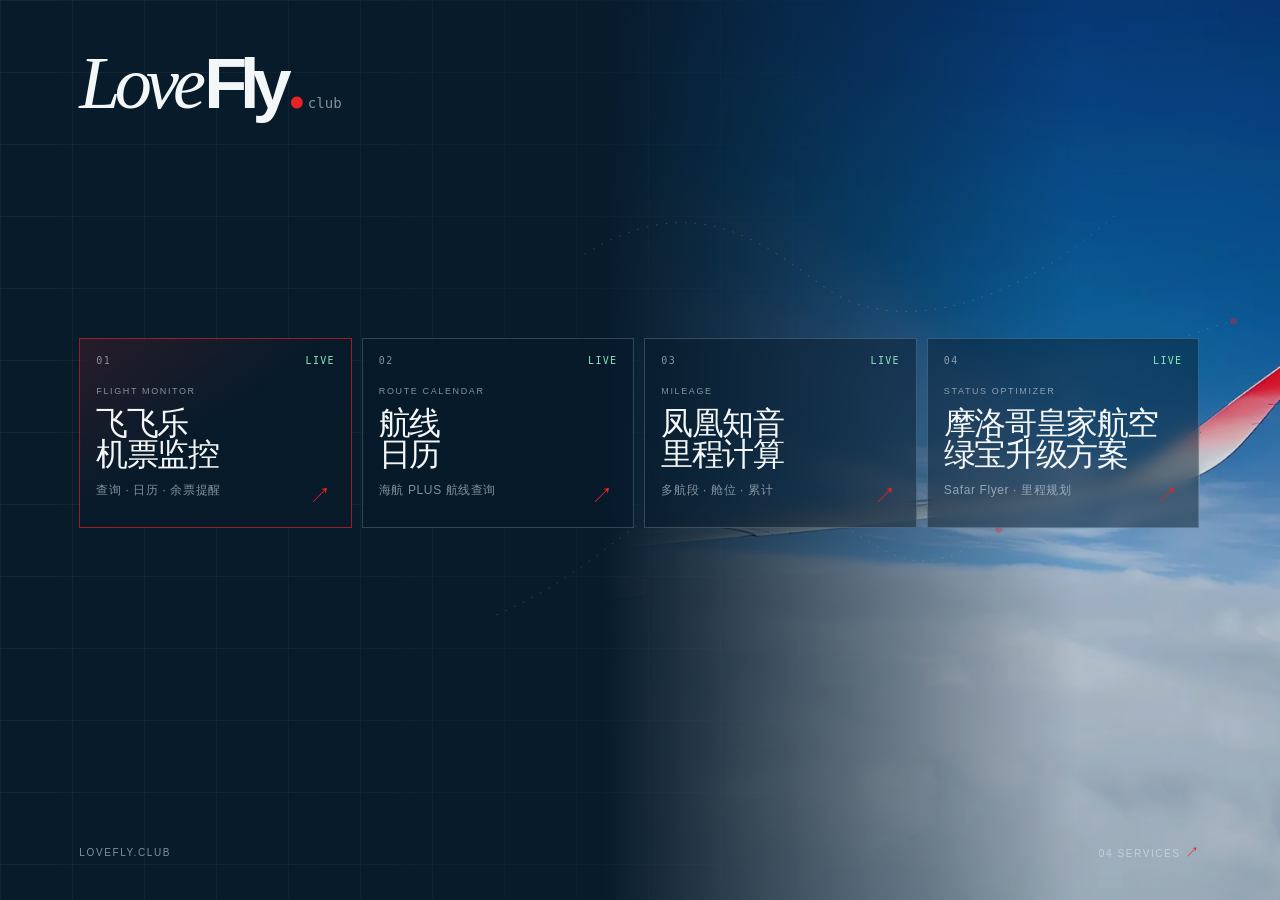
<file: index.html>
<!doctype html>
<html lang="zh-CN">
<head>
  <meta charset="utf-8">
  <meta name="viewport" content="width=device-width, initial-scale=1, viewport-fit=cover">
  <meta name="theme-color" content="#081b2b">
  <meta name="description" content="LoveFly.club 个人航空工具台">
  <title>LoveFly.club — Tools</title>
  <link rel="icon" type="image/png" href="./assets/favicon.png">
  <link rel="preload" as="image" href="./assets/background-wing.webp" fetchpriority="high">
  <link rel="stylesheet" href="./styles.css">
</head>
<body>
  <main class="hub">
    <div class="hub__image" aria-hidden="true"></div>
    <div class="hub__grid" aria-hidden="true"></div>
    <svg class="route-map" viewBox="0 0 900 680" fill="none" aria-hidden="true">
      <path d="M40 585C192 520 206 430 340 449S480 580 610 488 706 293 876 252" />
      <path d="M140 176C260 102 336 157 410 212S614 246 746 128" />
      <circle cx="340" cy="449" r="4" /><circle cx="610" cy="488" r="4" /><circle cx="876" cy="252" r="4" />
    </svg>

    <header class="topbar">
      <a class="wordmark" href="/" aria-label="LoveFly.club 首页">
        <span class="wordmark__love">Love</span><span class="wordmark__fly">Fly</span><span class="wordmark__dot">.</span><span class="wordmark__club">club</span>
      </a>
    </header>

    <section class="tool-grid" aria-label="工具列表">
      <a class="tool-card tool-card--featured" href="https://666.lovefly.club" target="_blank" rel="noreferrer">
        <div class="tool-card__top"><span class="tool-card__number">01</span><span class="tool-card__status">LIVE</span></div>
        <div class="tool-card__body"><span class="tool-card__eyebrow">FLIGHT MONITOR</span><h2>飞飞乐<br>机票监控</h2><p>查询 · 日历 · 余票提醒</p></div>
        <span class="tool-card__arrow" aria-hidden="true">↗</span>
      </a>
      <a class="tool-card" href="https://calendar.lovefly.club" target="_blank" rel="noreferrer">
        <div class="tool-card__top"><span class="tool-card__number">02</span><span class="tool-card__status">LIVE</span></div>
        <div class="tool-card__body"><span class="tool-card__eyebrow">ROUTE CALENDAR</span><h2>航线<br>日历</h2><p>海航 PLUS 航线查询</p></div>
        <span class="tool-card__arrow" aria-hidden="true">↗</span>
      </a>
      <a class="tool-card" href="https://ca-miles.lovefly.club" target="_blank" rel="noreferrer">
        <div class="tool-card__top"><span class="tool-card__number">03</span><span class="tool-card__status">LIVE</span></div>
        <div class="tool-card__body"><span class="tool-card__eyebrow">MILEAGE</span><h2>凤凰知音<br>里程计算</h2><p>多航段 · 舱位 · 累计</p></div>
        <span class="tool-card__arrow" aria-hidden="true">↗</span>
      </a>
      <a class="tool-card" href="https://ram.lovefly.club" target="_blank" rel="noreferrer">
        <div class="tool-card__top"><span class="tool-card__number">04</span><span class="tool-card__status">LIVE</span></div>
        <div class="tool-card__body"><span class="tool-card__eyebrow">STATUS OPTIMIZER</span><h2>摩洛哥皇家航空<br>绿宝升级方案</h2><p>Safar Flyer · 里程规划</p></div>
        <span class="tool-card__arrow" aria-hidden="true">↗</span>
      </a>
    </section>

    <footer class="footer"><span>LOVEFLY.CLUB</span><span>04 SERVICES <i aria-hidden="true">↗</i></span></footer>
  </main>
</body>
</html>
</file>
<file: styles.css>
:root { --ink:#f4f7f8; --muted:rgba(224,235,241,.57); --line:rgba(201,225,236,.22); --navy:#081b2b; --red:#e52323; --serif:"Iowan Old Style","Baskerville","Times New Roman",serif; --sans:-apple-system,BlinkMacSystemFont,"Helvetica Neue",Arial,sans-serif; }
* { box-sizing:border-box; }
html,body { margin:0; min-width:320px; min-height:100%; }
body { overflow-x:clip; background:var(--navy); color:var(--ink); font-family:var(--sans); -webkit-font-smoothing:antialiased; }
a { color:inherit; text-decoration:none; }
.hub { position:relative; isolation:isolate; display:flex; flex-direction:column; min-height:100svh; overflow:hidden; padding:clamp(24px,4.2vw,56px) clamp(22px,6.2vw,96px) clamp(24px,3vw,42px); background:var(--navy); }
.hub__image { position:absolute; z-index:-3; inset:0 0 0 47%; background:linear-gradient(90deg,var(--navy) 0%,rgba(8,27,43,.82) 15%,rgba(8,27,43,.08) 70%),url('./assets/background-wing.webp') center/cover no-repeat; opacity:.9; }
.hub__grid { position:absolute; z-index:-2; inset:0; pointer-events:none; opacity:.17; background-image:linear-gradient(rgba(185,222,239,.35) 1px,transparent 1px),linear-gradient(90deg,rgba(185,222,239,.35) 1px,transparent 1px); background-size:72px 72px; mask-image:linear-gradient(90deg,#000 0%,transparent 78%); }
.route-map { position:absolute; z-index:-1; top:11%; right:2%; width:min(62vw,900px); height:auto; opacity:.37; pointer-events:none; }
.route-map path { stroke:rgba(214,234,242,.55); stroke-width:1; stroke-dasharray:2 9; }
.route-map circle { fill:var(--red); }
.topbar,.footer { display:flex; align-items:center; justify-content:space-between; gap:20px; flex-wrap:wrap; }
.wordmark { display:inline-flex; align-items:baseline; line-height:.8; }
.wordmark__love { font:italic clamp(48px,5.8vw,82px)/.8 var(--serif); letter-spacing:-.08em; }
.wordmark__fly { margin-left:.06em; font:600 clamp(46px,5.5vw,78px)/.8 var(--sans); letter-spacing:-.1em; transition:color .18s ease; }
.wordmark__dot { margin-left:.04em; color:var(--red); font:700 clamp(50px,5.7vw,81px)/.65 var(--serif); }
.wordmark__club { margin-left:.14em; color:var(--muted); font:500 clamp(11px,1.1vw,15px)/1 ui-monospace,SFMono-Regular,Menlo,monospace; }
.wordmark:hover .wordmark__fly, .wordmark:focus-visible .wordmark__fly { color:var(--red); }
.footer { color:var(--muted); font-size:10px; letter-spacing:.16em; }
.pulse { display:inline-block; width:6px; height:6px; margin-right:8px; border-radius:50%; background:#64d6a0; box-shadow:0 0 0 4px rgba(100,214,160,.12); }
.slash { color:var(--red); margin:0 8px; }
.tool-grid { display:grid; grid-template-columns:repeat(4,minmax(0,1fr)); width:min(100%,1120px); gap:10px; margin-top:clamp(150px,25vh,240px); }
.tool-card { position:relative; display:flex; flex-direction:column; min-height:190px; padding:16px 16px 14px; border:1px solid var(--line); background:rgba(8,27,43,.48); backdrop-filter:blur(8px); transition:transform .25s ease,background .25s ease,border-color .25s ease; }
.tool-card:hover,.tool-card:focus-visible { transform:translateY(-6px); border-color:rgba(255,255,255,.62); background:rgba(8,27,43,.68); }
.tool-card--featured { border-color:rgba(229,35,35,.65); background:linear-gradient(145deg,rgba(229,35,35,.15),rgba(8,27,43,.5) 46%); }
.tool-card__top { display:flex; justify-content:space-between; color:var(--muted); font:10px ui-monospace,SFMono-Regular,Menlo,monospace; letter-spacing:.13em; }
.tool-card__status { color:#8fe2bc; }
.tool-card__body { margin:auto 0; }
.tool-card__eyebrow { color:var(--muted); font-size:9px; letter-spacing:.18em; }
h2 { margin:10px 0 12px; font:400 clamp(23px,2.5vw,34px)/.98 var(--serif); letter-spacing:-.045em; }
.tool-card p { margin:0; color:var(--muted); font-size:12px; letter-spacing:.05em; }
.tool-card__arrow { position:absolute; right:20px; bottom:16px; color:var(--red); font-size:22px; }
.footer { margin-top:auto; padding-top:56px; }
.footer i { color:var(--red); font-style:normal; font-size:14px; }
@media (max-width:760px) { .hub { padding:24px 22px 22px; } .hub__image { inset:0; opacity:.55; background:linear-gradient(180deg,rgba(8,27,43,.84) 0%,rgba(8,27,43,.66) 52%,rgba(8,27,43,.92) 100%),url('./assets/background-wing.webp') 62% center/cover no-repeat; } .route-map { top:20%; right:-28%; width:760px; opacity:.24; } .tool-grid { grid-template-columns:1fr; gap:10px; margin-top:clamp(100px,16vh,150px); } .tool-card { min-height:150px; } .tool-card__body { margin:20px 0 0; } h2 { font-size:28px; margin:8px 0 10px; } .footer { padding-top:42px; font-size:9px; } }
@media (prefers-reduced-motion:reduce) { .tool-card { transition:none; } }
</file>
